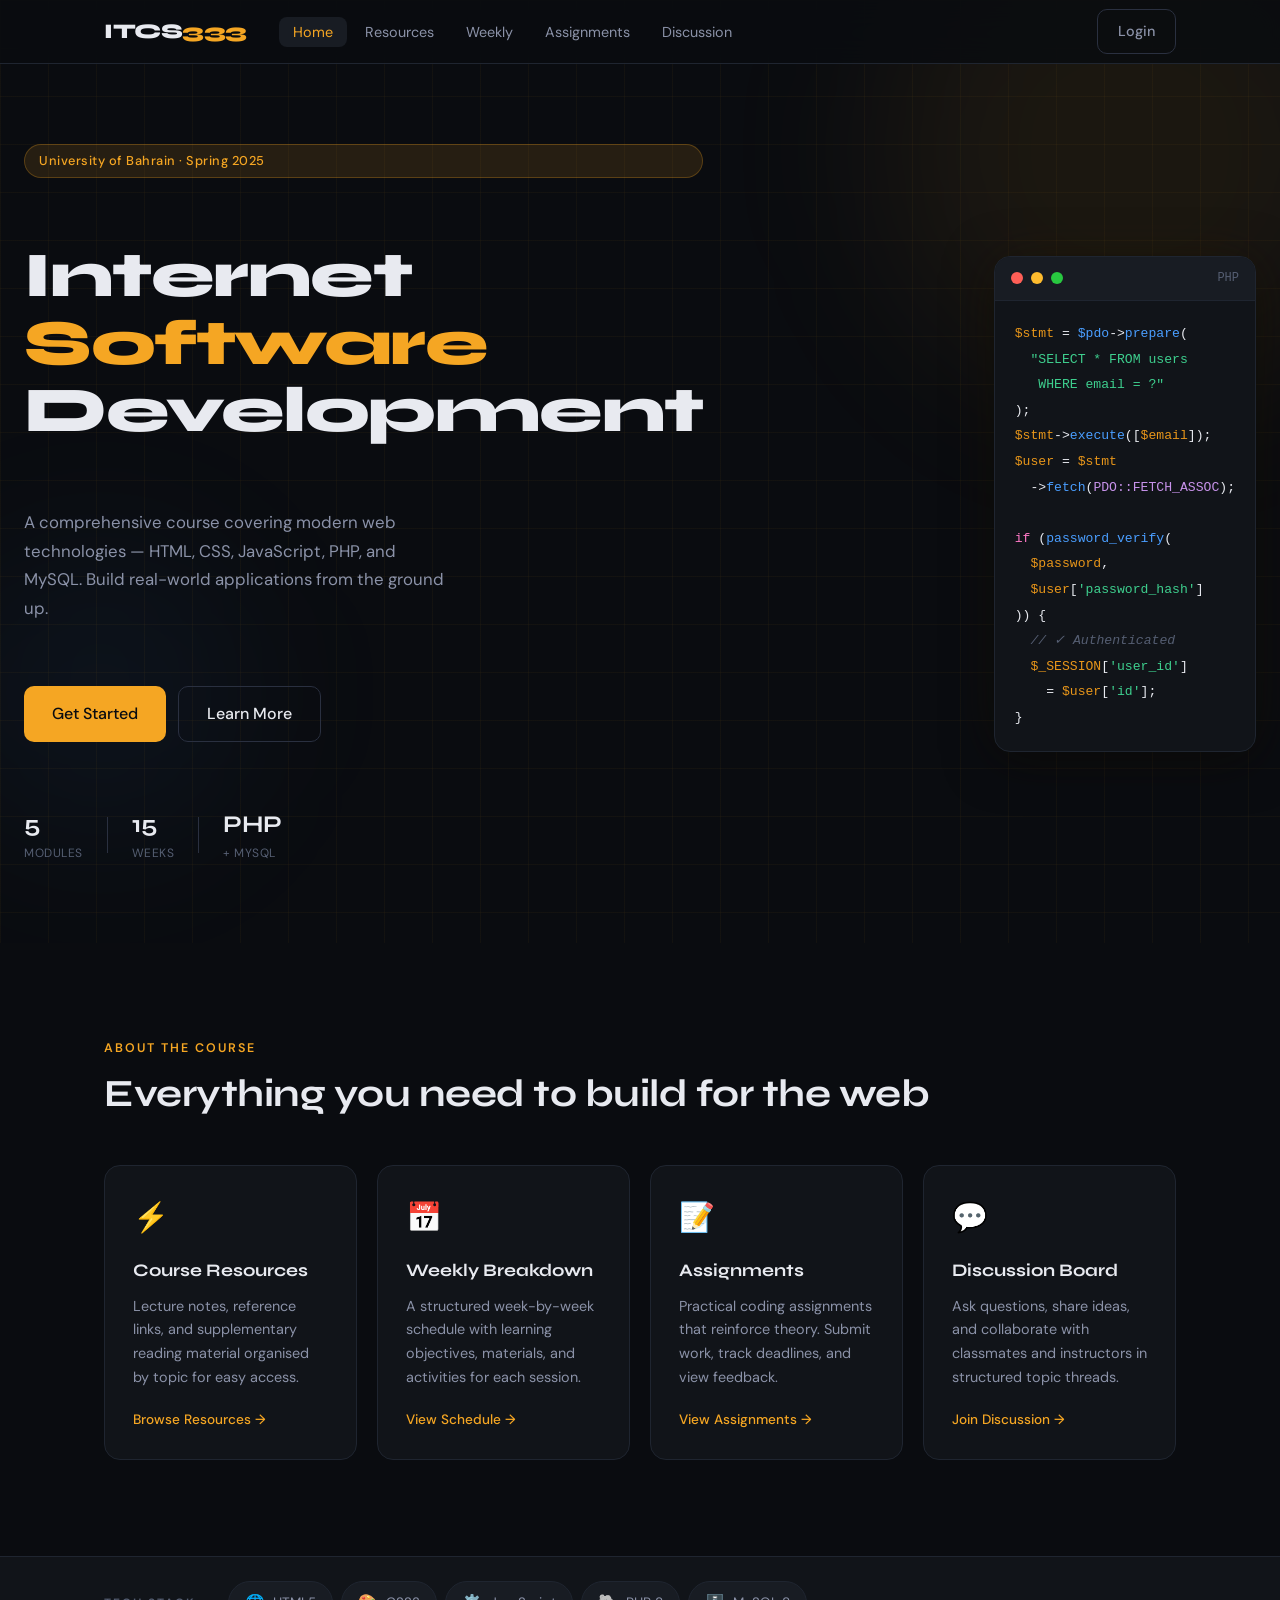
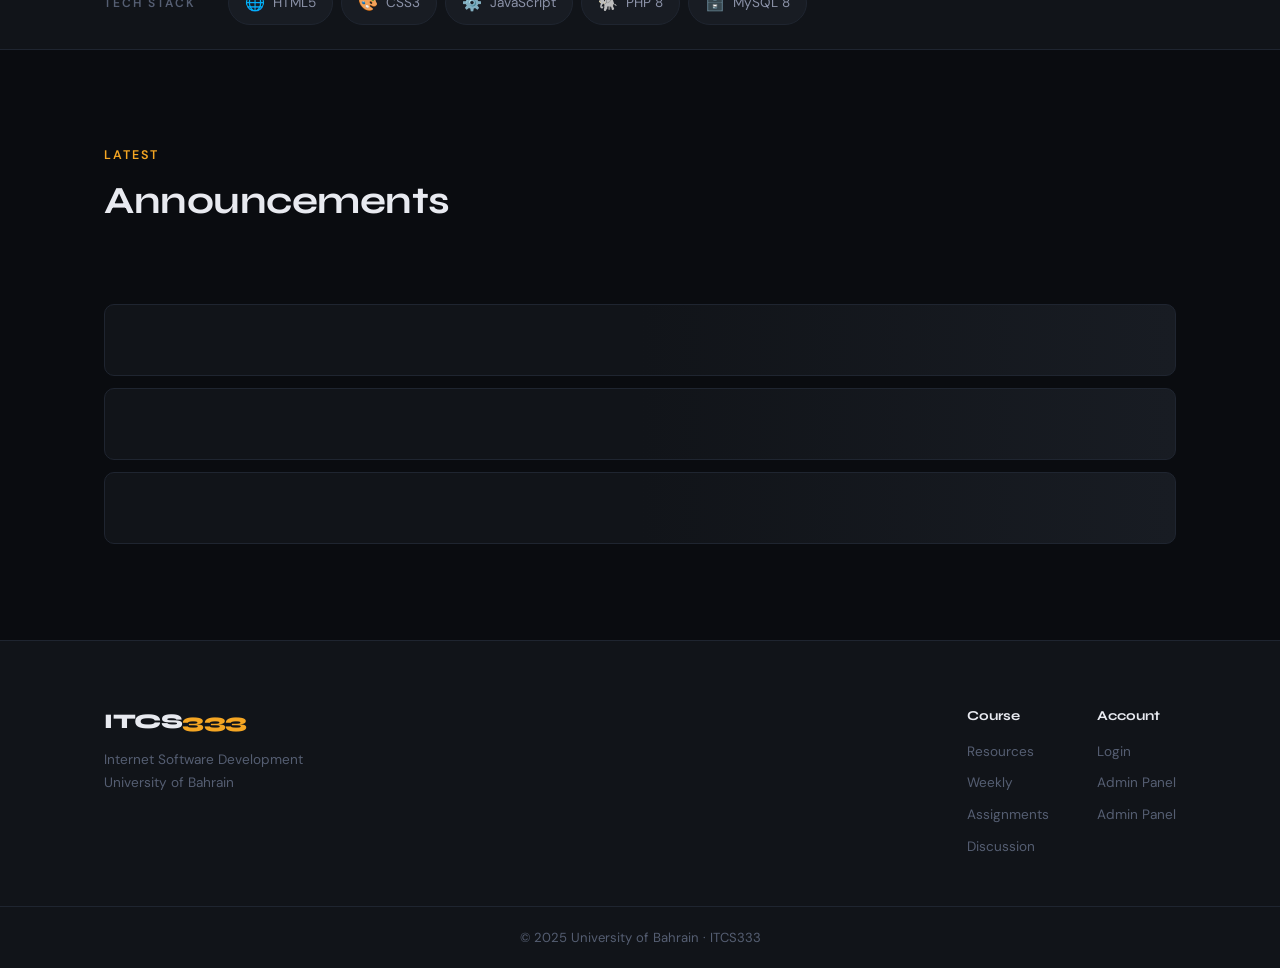
<file: index.html>
<!DOCTYPE html>
<html lang="en">
<head>
  <meta charset="UTF-8" />
  <meta name="viewport" content="width=device-width, initial-scale=1.0" />
  <title>ITCS333 — Internet Software Development</title>
  <link rel="preconnect" href="https://fonts.googleapis.com" />
  <link rel="preconnect" href="https://fonts.gstatic.com" crossorigin />
  <link href="https://fonts.googleapis.com/css2?family=Syne:wght@400;600;700;800&family=DM+Sans:ital,opsz,wght@0,9..40,300;0,9..40,400;0,9..40,500;1,9..40,300&display=swap" rel="stylesheet" />
  <link rel="stylesheet" href="src/common/styles.css" />
</head>
<body>
  <!-- NAV -->
  <nav id="navbar" class="navbar">
    <div class="nav-inner">
      <a href="index.html" class="nav-logo">ITCS<span>333</span></a>
      <ul class="nav-links" id="nav-links">
        <li><a href="index.html" class="active">Home</a></li>
        <li><a href="src/resources/index.html">Resources</a></li>
        <li><a href="src/weekly/index.html">Weekly</a></li>
        <li><a href="src/assignments/index.html">Assignments</a></li>
        <li><a href="src/discussion/index.html">Discussion</a></li>
      </ul>
      <div class="nav-actions" id="nav-actions">
        <a href="src/auth/login.html" class="btn btn-ghost">Login</a>
      </div>
      <button class="nav-hamburger" id="hamburger" aria-label="Toggle menu">
        <span></span><span></span><span></span>
      </button>
    </div>
  </nav>

  <!-- HERO -->
  <header class="hero" id="home">
    <div class="hero-bg">
      <div class="hero-grid"></div>
      <div class="hero-orb orb-1"></div>
      <div class="hero-orb orb-2"></div>
    </div>
    <div class="hero-content">
      <div class="hero-badge" id="hero-badge">University of Bahrain · Spring 2025</div>
      <h1 class="hero-title" id="hero-title">
        Internet<br /><span class="hero-accent">Software</span><br />Development
      </h1>
      <p class="hero-sub" id="hero-sub">
        A comprehensive course covering modern web technologies — HTML, CSS, JavaScript, PHP, and MySQL. Build real-world applications from the ground up.
      </p>
      <div class="hero-cta" id="hero-cta">
        <a href="src/auth/register.html" class="btn btn-primary btn-lg">Get Started</a>
        <a href="#course-info" class="btn btn-outline btn-lg">Learn More</a>
      </div>
      <div class="hero-stats" id="hero-stats">
        <div class="stat"><span class="stat-num">5</span><span class="stat-label">Modules</span></div>
        <div class="stat-divider"></div>
        <div class="stat"><span class="stat-num">15</span><span class="stat-label">Weeks</span></div>
        <div class="stat-divider"></div>
        <div class="stat"><span class="stat-num">PHP</span><span class="stat-label">+ MySQL</span></div>
      </div>
    </div>
    <div class="hero-visual">
      <div class="code-card" id="code-card">
        <div class="code-card-bar">
          <span class="dot dot-red"></span>
          <span class="dot dot-yellow"></span>
          <span class="dot dot-green"></span>
          <span class="code-lang">PHP</span>
        </div>
        <pre class="code-body"><code><span class="c-keyword">$stmt</span> = <span class="c-fn">$pdo</span>-><span class="c-fn">prepare</span>(
  <span class="c-str">"SELECT * FROM users
   WHERE email = ?"</span>
);
<span class="c-keyword">$stmt</span>-><span class="c-fn">execute</span>([<span class="c-keyword">$email</span>]);
<span class="c-keyword">$user</span> = <span class="c-keyword">$stmt</span>
  -><span class="c-fn">fetch</span>(<span class="c-const">PDO::FETCH_ASSOC</span>);

<span class="c-kw2">if</span> (<span class="c-fn">password_verify</span>(
  <span class="c-keyword">$password</span>,
  <span class="c-keyword">$user</span>[<span class="c-str">'password_hash'</span>]
)) {
  <span class="c-comment">// ✓ Authenticated</span>
  <span class="c-keyword">$_SESSION</span>[<span class="c-str">'user_id'</span>]
    = <span class="c-keyword">$user</span>[<span class="c-str">'id'</span>];
}</code></pre>
      </div>
    </div>
  </header>

  <!-- COURSE INFO SECTION -->
  <section class="section course-info" id="course-info">
    <div class="container">
      <div class="section-label">About the Course</div>
      <h2 class="section-title">Everything you need to build for the web</h2>
      <div class="info-grid">
        <div class="info-card" id="info-card-0">
          <div class="info-icon">⚡</div>
          <h3>Course Resources</h3>
          <p>Lecture notes, reference links, and supplementary reading material organised by topic for easy access.</p>
          <a href="src/resources/index.html" class="info-link">Browse Resources →</a>
        </div>
        <div class="info-card" id="info-card-1">
          <div class="info-icon">📅</div>
          <h3>Weekly Breakdown</h3>
          <p>A structured week-by-week schedule with learning objectives, materials, and activities for each session.</p>
          <a href="src/weekly/index.html" class="info-link">View Schedule →</a>
        </div>
        <div class="info-card" id="info-card-2">
          <div class="info-icon">📝</div>
          <h3>Assignments</h3>
          <p>Practical coding assignments that reinforce theory. Submit work, track deadlines, and view feedback.</p>
          <a href="src/assignments/index.html" class="info-link">View Assignments →</a>
        </div>
        <div class="info-card" id="info-card-3">
          <div class="info-icon">💬</div>
          <h3>Discussion Board</h3>
          <p>Ask questions, share ideas, and collaborate with classmates and instructors in structured topic threads.</p>
          <a href="src/discussion/index.html" class="info-link">Join Discussion →</a>
        </div>
      </div>
    </div>
  </section>

  <!-- TECH STACK STRIP -->
  <section class="tech-strip">
    <div class="container">
      <div class="tech-label">Tech Stack</div>
      <div class="tech-items">
        <div class="tech-item"><span class="tech-icon">🌐</span> HTML5</div>
        <div class="tech-item"><span class="tech-icon">🎨</span> CSS3</div>
        <div class="tech-item"><span class="tech-icon">⚙️</span> JavaScript</div>
        <div class="tech-item"><span class="tech-icon">🐘</span> PHP 8</div>
        <div class="tech-item"><span class="tech-icon">🗄️</span> MySQL 8</div>
      </div>
    </div>
  </section>

  <!-- ANNOUNCEMENTS / RECENT ACTIVITY -->
  <section class="section announcements" id="announcements">
    <div class="container">
      <div class="announce-header">
        <div>
          <div class="section-label">Latest</div>
          <h2 class="section-title">Announcements</h2>
        </div>
      </div>
      <div class="announce-list" id="announce-list">
        <!-- Populated by JS -->
        <div class="announce-item skeleton"></div>
        <div class="announce-item skeleton"></div>
        <div class="announce-item skeleton"></div>
      </div>
    </div>
  </section>

  <!-- FOOTER -->
  <footer class="footer" id="footer">
    <div class="container footer-inner">
      <div class="footer-brand">
        <span class="nav-logo">ITCS<span>333</span></span>
        <p>Internet Software Development<br />University of Bahrain</p>
      </div>
      <div class="footer-links">
        <div class="footer-col">
          <h4>Course</h4>
          <a href="src/resources/index.html">Resources</a>
          <a href="src/weekly/index.html">Weekly</a>
          <a href="src/assignments/index.html">Assignments</a>
          <a href="src/discussion/index.html">Discussion</a>
        </div>
        <div class="footer-col">
          <h4>Account</h4>
          <a href="src/auth/login.html">Login</a>
          <a href="src/admin/manage_users.html">Admin Panel</a>
          <a href="src/admin/index.html">Admin Panel</a>
        </div>
      </div>
    </div>
    <div class="footer-bottom">
      <p>© 2025 University of Bahrain · ITCS333</p>
    </div>
  </footer>

</body>
</html>
</file>
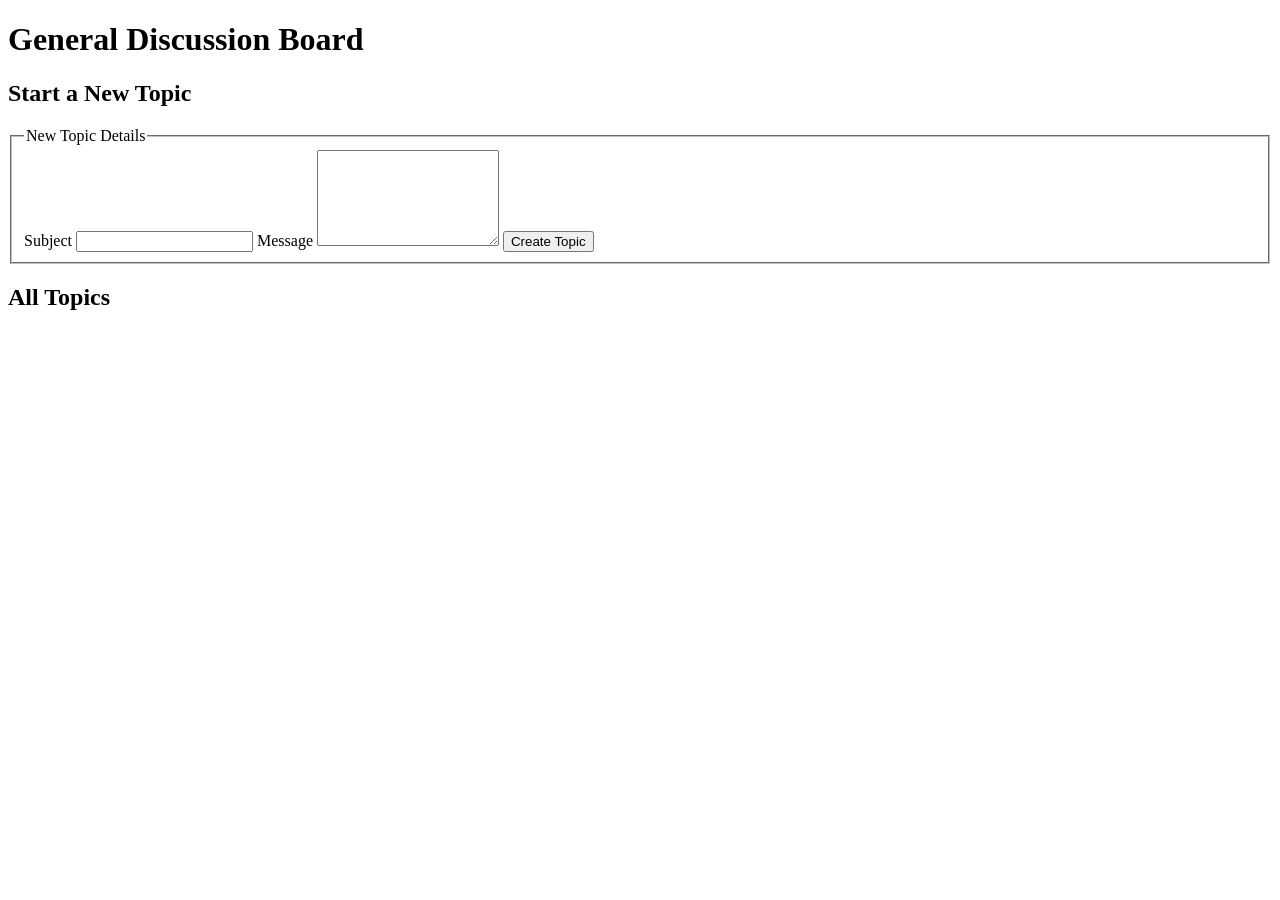
<file: src/discussion/board.html>
<!DOCTYPE html>
<html lang="en">
<head>
    <meta charset="UTF-8">
    <meta name="viewport" content="width=device-width, initial-scale=1.0">
    <title>Discussion Board</title>
    <script src="board.js" defer></script>
</head>
<body>
    <header>
        <h1>General Discussion Board</h1>
    </header>
    <main>
        <section>
            <h2>Start a New Topic</h2>
            <form id="new-topic-form" action="#" method="POST">
                <fieldset>
                    <legend>New Topic Details</legend>
                    <label for="topic-subject">Subject</label>
                    <input type="text" id="topic-subject" required>
                    <label for="topic-message">Message</label>
                    <textarea id="topic-message" required rows="6"></textarea>
                    <button id="create-topic" type="submit">Create Topic</button>
                </fieldset>
            </form>
        </section>
        <section>
            <h2>All Topics</h2>
            <div id="topic-list-container">
            </div>
        </section>
    </main>
</body>
</html>
</file>
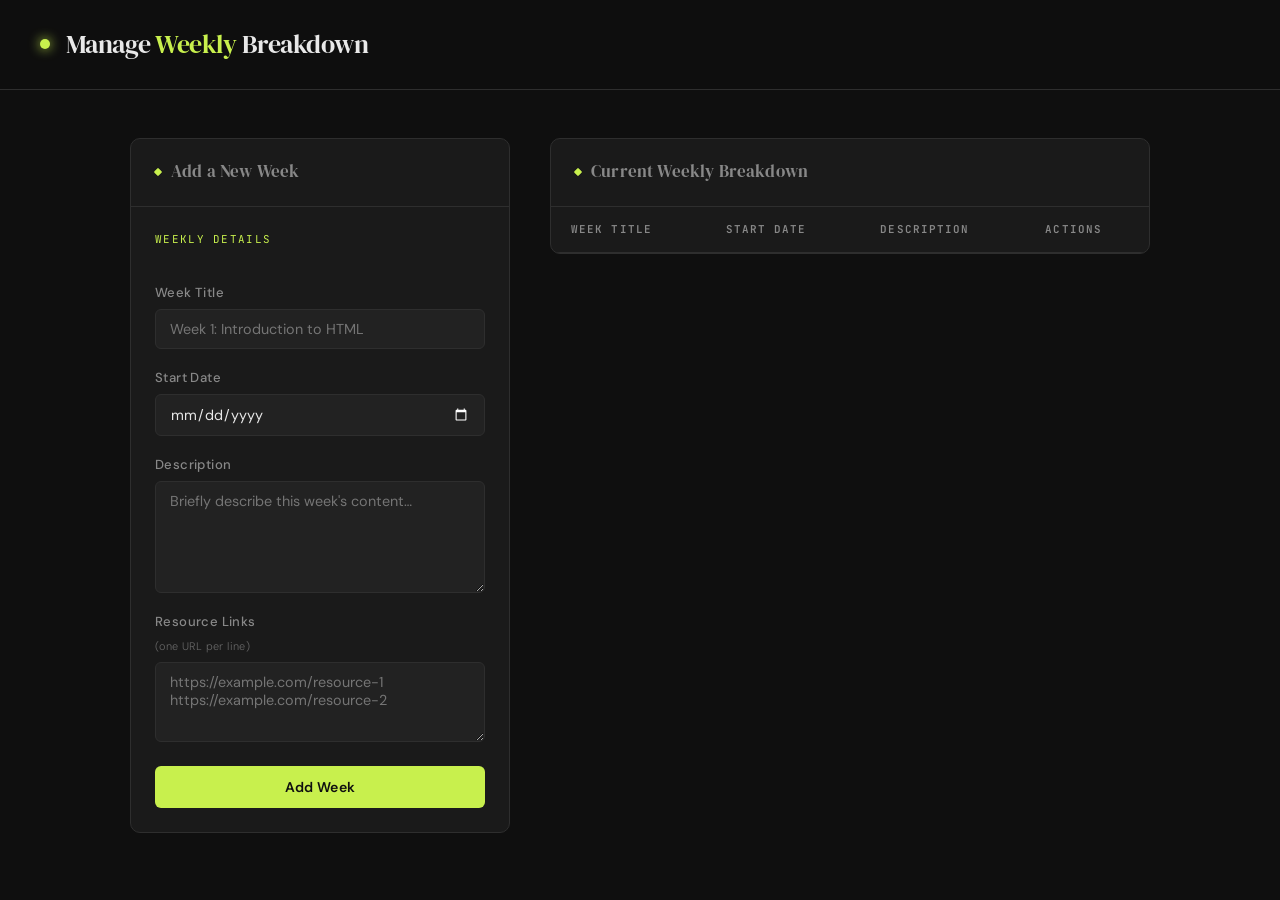
<file: src/weekly/admin.html>
<!DOCTYPE html>
<html lang="en">
<head>
    <meta charset="UTF-8">

    <meta name="viewport" content="width=device-width, initial-scale=1.0">

    <title>Manage Weekly Breakdown</title>

    <link rel="preconnect" href="https://fonts.googleapis.com">
    <link href="https://fonts.googleapis.com/css2?family=DM+Serif+Display&family=DM+Sans:wght@300;400;500;600&family=JetBrains+Mono:wght@400;600&display=swap" rel="stylesheet">

    <style>
        :root {
            --bg: #0f0f0f;
            --surface: #1a1a1a;
            --surface-2: #222222;
            --border: #2e2e2e;
            --accent: #c8f04d;
            --accent-dim: rgba(200, 240, 77, 0.12);
            --text: #e8e8e8;
            --text-muted: #888;
            --danger: #ff5a5a;
            --danger-dim: rgba(255, 90, 90, 0.1);
            --radius: 10px;
            --font-head: 'DM Serif Display', serif;
            --font-body: 'DM Sans', sans-serif;
            --font-mono: 'JetBrains Mono', monospace;
        }

        *, *::before, *::after { box-sizing: border-box; margin: 0; padding: 0; }

        body {
            font-family: var(--font-body);
            background: var(--bg);
            color: var(--text);
            min-height: 100vh;
            line-height: 1.6;
        }

        header {
            border-bottom: 1px solid var(--border);
            padding: 24px 40px;
            display: flex;
            align-items: center;
            gap: 16px;
            position: sticky;
            top: 0;
            background: rgba(15,15,15,0.92);
            backdrop-filter: blur(12px);
            z-index: 100;
        }

        header::before {
            content: '';
            width: 10px; height: 10px;
            background: var(--accent);
            border-radius: 50%;
            flex-shrink: 0;
            box-shadow: 0 0 12px var(--accent);
        }

        header h1 {
            font-family: var(--font-head);
            font-size: 1.6rem;
            font-weight: 400;
            letter-spacing: -0.02em;
            color: var(--text);
        }

        header h1 span {
            color: var(--accent);
        }

        main {
            max-width: 1100px;
            margin: 0 auto;
            padding: 48px 40px;
            display: grid;
            grid-template-columns: 380px 1fr;
            gap: 40px;
            align-items: start;
        }

        @media (max-width: 820px) {
            main { grid-template-columns: 1fr; padding: 32px 20px; }
            header { padding: 18px 20px; }
        }

        section {
            background: var(--surface);
            border: 1px solid var(--border);
            border-radius: var(--radius);
            overflow: hidden;
        }

        section h2 {
            font-family: var(--font-head);
            font-size: 1.05rem;
            font-weight: 400;
            letter-spacing: 0.01em;
            padding: 20px 24px;
            border-bottom: 1px solid var(--border);
            color: var(--text-muted);
            display: flex;
            align-items: center;
            gap: 10px;
        }

        section h2::before {
            content: '';
            display: block;
            width: 6px; height: 6px;
            background: var(--accent);
            border-radius: 1px;
            transform: rotate(45deg);
        }

        #week-form {
            padding: 24px;
        }

        fieldset {
            border: none;
            display: flex;
            flex-direction: column;
            gap: 18px;
        }

        legend {
            font-family: var(--font-mono);
            font-size: 0.68rem;
            color: var(--accent);
            letter-spacing: 0.12em;
            text-transform: uppercase;
            margin-bottom: 4px;
            padding: 0;
            float: left;
            width: 100%;
            margin-bottom: 16px;
        }

        label {
            display: flex;
            flex-direction: column;
            gap: 6px;
            font-size: 0.82rem;
            font-weight: 500;
            color: var(--text-muted);
            letter-spacing: 0.03em;
        }

        input[type="text"],
        input[type="date"],
        textarea {
            background: var(--surface-2);
            border: 1px solid var(--border);
            border-radius: 6px;
            padding: 10px 14px;
            color: var(--text);
            font-family: var(--font-body);
            font-size: 0.9rem;
            width: 100%;
            transition: border-color 0.2s, box-shadow 0.2s;
            outline: none;
            resize: vertical;
        }

        input[type="date"] {
            color-scheme: dark;
        }

        input:focus, textarea:focus {
            border-color: var(--accent);
            box-shadow: 0 0 0 3px var(--accent-dim);
        }

        textarea { min-height: 80px; }

        button[type="submit"] {
            margin-top: 6px;
            padding: 12px 20px;
            background: var(--accent);
            color: #0f0f0f;
            border: none;
            border-radius: 6px;
            font-family: var(--font-body);
            font-weight: 600;
            font-size: 0.88rem;
            cursor: pointer;
            width: 100%;
            letter-spacing: 0.02em;
            transition: opacity 0.15s, transform 0.12s;
        }

        button[type="submit"]:hover { opacity: 0.88; transform: translateY(-1px); }
        button[type="submit"]:active { transform: translateY(0); }

        .table-section { grid-column: 2; }

        @media (max-width: 820px) { .table-section { grid-column: 1; } }

        .table-wrapper {
            overflow-x: auto;
        }

        table {
            width: 100%;
            border-collapse: collapse;
            font-size: 0.88rem;
        }

        thead tr {
            border-bottom: 1px solid var(--border);
        }

        thead th {
            text-align: left;
            padding: 14px 20px;
            font-family: var(--font-mono);
            font-size: 0.68rem;
            font-weight: 600;
            text-transform: uppercase;
            letter-spacing: 0.1em;
            color: var(--text-muted);
            white-space: nowrap;
        }

        tbody tr {
            border-bottom: 1px solid var(--border);
            transition: background 0.15s;
        }

        tbody tr:last-child { border-bottom: none; }
        tbody tr:hover { background: var(--surface-2); }

        tbody td {
            padding: 14px 20px;
            vertical-align: top;
            color: var(--text);
            line-height: 1.5;
        }

        tbody td:nth-child(1) { font-weight: 500; }

        tbody td:nth-child(2) {
            font-family: var(--font-mono);
            font-size: 0.8rem;
            color: var(--accent);
            white-space: nowrap;
        }

        tbody td:nth-child(3) {
            color: var(--text-muted);
            font-size: 0.84rem;
            max-width: 260px;
        }

        /* Action buttons */
        .actions-cell {
            display: flex;
            gap: 8px;
            white-space: nowrap;
        }

        .edit-btn, .delete-btn {
            padding: 5px 14px;
            border: none;
            border-radius: 5px;
            font-family: var(--font-body);
            font-size: 0.78rem;
            font-weight: 600;
            cursor: pointer;
            transition: opacity 0.15s, transform 0.12s;
            letter-spacing: 0.02em;
        }

        .edit-btn {
            background: var(--accent-dim);
            color: var(--accent);
            border: 1px solid rgba(200, 240, 77, 0.25);
        }

        .delete-btn {
            background: var(--danger-dim);
            color: var(--danger);
            border: 1px solid rgba(255, 90, 90, 0.2);
        }

        .edit-btn:hover, .delete-btn:hover { opacity: 0.75; transform: translateY(-1px); }
        .edit-btn:active, .delete-btn:active { transform: translateY(0); }

        /* empty state */
        .empty-row td {
            text-align: center;
            color: var(--text-muted);
            padding: 40px 20px;
            font-style: italic;
            font-size: 0.85rem;
        }
    </style>

    <script src="admin.js" defer></script>
</head>
<body>

    <header>
        <h1>Manage <span>Weekly</span> Breakdown</h1>
    </header>

    <main>

        <section>

            <h2>Add a New Week</h2>

            <form id="week-form" action="#">

                <fieldset>
                    <legend>Weekly Details</legend>

                    <label for="week-title">
                        Week Title
                        <input
                            type="text"
                            id="week-title"
                            name="week-title"
                            placeholder="Week 1: Introduction to HTML"
                            required>
                    </label>

                    <label for="week-start-date">
                        Start Date
                        <input
                            type="date"
                            id="week-start-date"
                            name="week-start-date"
                            required>
                    </label>

                    <label for="week-description">
                        Description
                        <textarea
                            id="week-description"
                            name="week-description"
                            rows="5"
                            placeholder="Briefly describe this week's content…"></textarea>
                    </label>

                    <label for="week-links">
                        Resource Links <small style="font-weight:300;color:#666">(one URL per line)</small>
                        <textarea
                            id="week-links"
                            name="week-links"
                            rows="3"
                            placeholder="https://example.com/resource-1&#10;https://example.com/resource-2"></textarea>
                    </label>

                    <button id="add-week" type="submit">Add Week</button>

                </fieldset>
                <!-- End of <fieldset> -->
            </form>
        </section>

        <section class="table-section">

            <h2>Current Weekly Breakdown</h2>

            <div class="table-wrapper">
                <table id="weeks-table">

                    <thead>
                        <tr>
                            <th>Week Title</th>
                            <th>Start Date</th>
                            <th>Description</th>
                            <th>Actions</th>
                        </tr>
                    </thead>

                    <!-- TODO: Create a <tbody id="weeks-tbody">.
                         The id is required by admin.js so it can inject
                         <tr> rows. admin.js will clear and repopulate this
                         tbody whenever the data changes. -->
                    <tbody id="weeks-tbody">

                    </tbody>

                </table>
            </div>
        </section>

    </main>

</body>
</html>
</file>
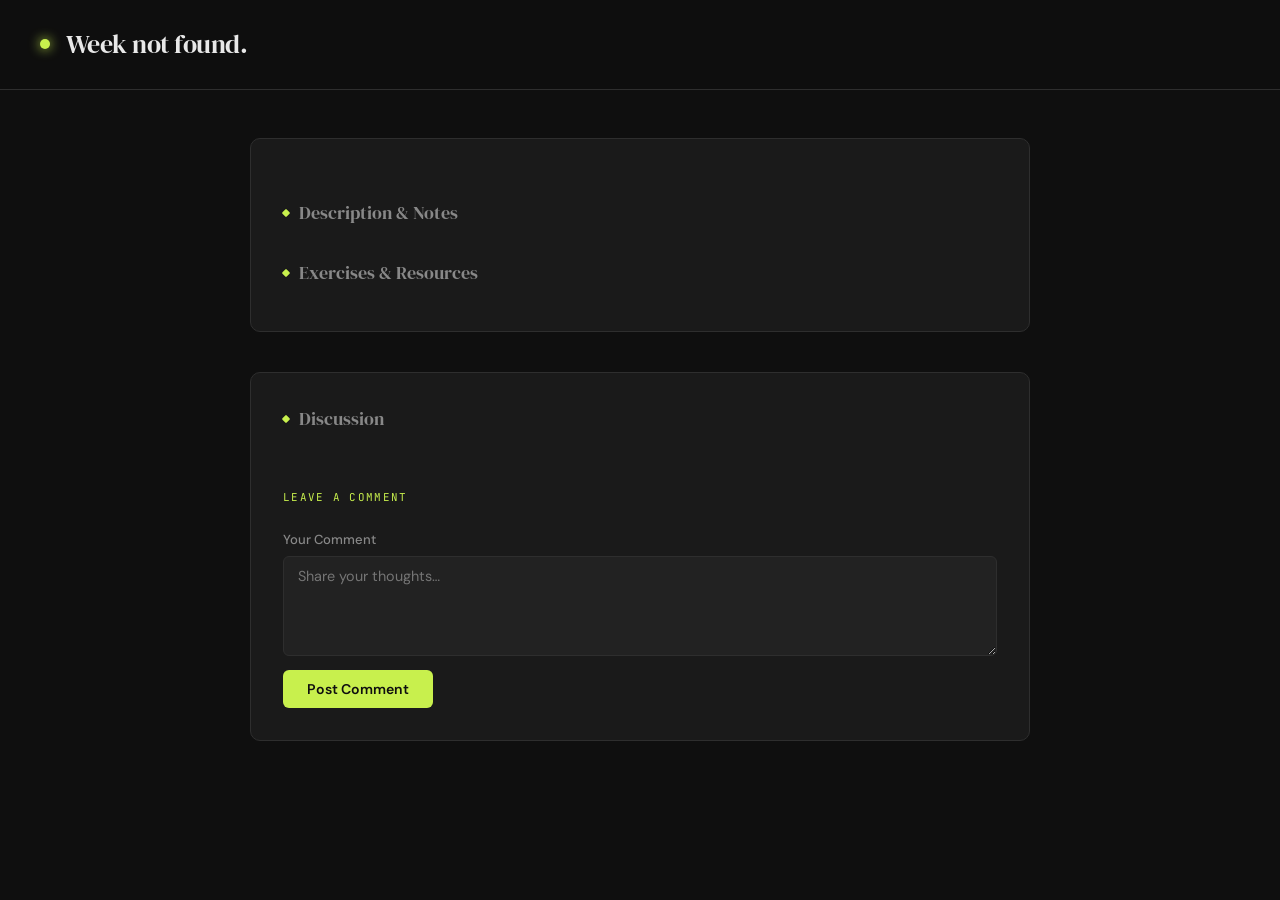
<file: src/weekly/details.html>
<!DOCTYPE html>
<html lang="en">
<head>
    <meta charset="UTF-8">
    <meta name="viewport" content="width=device-width, initial-scale=1.0">

    <title>Week Details</title>

    <link rel="preconnect" href="https://fonts.googleapis.com">
    <link href="https://fonts.googleapis.com/css2?family=DM+Serif+Display&family=DM+Sans:wght@300;400;500;600&family=JetBrains+Mono:wght@400;600&display=swap" rel="stylesheet">

    <style>
        :root {
            --bg: #0f0f0f;
            --surface: #1a1a1a;
            --surface-2: #222222;
            --border: #2e2e2e;
            --accent: #c8f04d;
            --accent-dim: rgba(200, 240, 77, 0.12);
            --text: #e8e8e8;
            --text-muted: #888;
            --radius: 10px;
            --font-head: 'DM Serif Display', serif;
            --font-body: 'DM Sans', sans-serif;
            --font-mono: 'JetBrains Mono', monospace;
        }

        *, *::before, *::after { box-sizing: border-box; margin: 0; padding: 0; }

        body {
            font-family: var(--font-body);
            background: var(--bg);
            color: var(--text);
            min-height: 100vh;
            line-height: 1.6;
        }

        header {
            border-bottom: 1px solid var(--border);
            padding: 24px 40px;
            display: flex;
            align-items: center;
            gap: 16px;
            position: sticky;
            top: 0;
            background: rgba(15,15,15,0.92);
            backdrop-filter: blur(12px);
            z-index: 100;
        }

        header::before {
            content: '';
            width: 10px; height: 10px;
            background: var(--accent);
            border-radius: 50%;
            flex-shrink: 0;
            box-shadow: 0 0 12px var(--accent);
        }

        header h1 {
            font-family: var(--font-head);
            font-size: 1.6rem;
            font-weight: 400;
            letter-spacing: -0.02em;
            color: var(--text);
        }

        main {
            max-width: 860px;
            margin: 0 auto;
            padding: 48px 40px;
            display: flex;
            flex-direction: column;
            gap: 40px;
        }

        @media (max-width: 640px) {
            main { padding: 32px 20px; }
            header { padding: 18px 20px; }
        }

        article,
        #discussion-forum {
            background: var(--surface);
            border: 1px solid var(--border);
            border-radius: var(--radius);
            padding: 32px;
        }

        h2 {
            font-family: var(--font-head);
            font-size: 1.1rem;
            font-weight: 400;
            color: var(--text-muted);
            margin-bottom: 12px;
            display: flex;
            align-items: center;
            gap: 10px;
        }

        h2::before {
            content: '';
            display: block;
            width: 6px; height: 6px;
            background: var(--accent);
            border-radius: 1px;
            transform: rotate(45deg);
            flex-shrink: 0;
        }

        #week-start-date {
            font-family: var(--font-mono);
            font-size: 0.8rem;
            color: var(--accent);
            margin-bottom: 28px;
        }

        #week-description {
            color: var(--text);
            font-size: 0.95rem;
            margin-bottom: 32px;
            line-height: 1.75;
        }

        #week-links-list {
            list-style: none;
            display: flex;
            flex-direction: column;
            gap: 8px;
        }

        #week-links-list li a {
            color: var(--accent);
            text-decoration: none;
            font-size: 0.88rem;
            font-family: var(--font-mono);
            padding: 6px 12px;
            border: 1px solid rgba(200, 240, 77, 0.2);
            border-radius: 5px;
            display: inline-block;
            transition: background 0.15s;
        }

        #week-links-list li a:hover {
            background: var(--accent-dim);
        }

        #discussion-forum h2 {
            margin-bottom: 24px;
        }

        #comment-list {
            display: flex;
            flex-direction: column;
            gap: 16px;
            margin-bottom: 32px;
        }

        #comment-list article {
            padding: 16px 20px;
            background: var(--surface-2);
            border: 1px solid var(--border);
            border-radius: 8px;
        }

        #comment-list article p {
            font-size: 0.92rem;
            color: var(--text);
            margin-bottom: 8px;
            line-height: 1.65;
        }

        #comment-list article footer {
            font-size: 0.75rem;
            color: var(--text-muted);
            font-family: var(--font-mono);
        }

        /* Comment form */
        #comment-form fieldset {
            border: none;
            display: flex;
            flex-direction: column;
            gap: 14px;
        }

        #comment-form legend {
            font-family: var(--font-mono);
            font-size: 0.68rem;
            color: var(--accent);
            letter-spacing: 0.12em;
            text-transform: uppercase;
            margin-bottom: 8px;
            float: left;
            width: 100%;
        }

        #comment-form label {
            display: flex;
            flex-direction: column;
            gap: 6px;
            font-size: 0.82rem;
            font-weight: 500;
            color: var(--text-muted);
        }

        #comment-form textarea {
            background: var(--surface-2);
            border: 1px solid var(--border);
            border-radius: 6px;
            padding: 10px 14px;
            color: var(--text);
            font-family: var(--font-body);
            font-size: 0.9rem;
            resize: vertical;
            min-height: 100px;
            outline: none;
            transition: border-color 0.2s, box-shadow 0.2s;
        }

        #comment-form textarea:focus {
            border-color: var(--accent);
            box-shadow: 0 0 0 3px var(--accent-dim);
        }

        #comment-form button[type="submit"] {
            align-self: flex-start;
            padding: 10px 24px;
            background: var(--accent);
            color: #0f0f0f;
            border: none;
            border-radius: 6px;
            font-family: var(--font-body);
            font-weight: 600;
            font-size: 0.88rem;
            cursor: pointer;
            transition: opacity 0.15s, transform 0.12s;
        }

        #comment-form button[type="submit"]:hover { opacity: 0.88; transform: translateY(-1px); }
        #comment-form button[type="submit"]:active { transform: translateY(0); }
    </style>

    <script src="details.js" defer></script>
</head>
<body>

    <header>
        <h1 id="week-title"></h1>
    </header>

    <main>

        <article>

            <p id="week-start-date"></p>

            <h2>Description &amp; Notes</h2>

            <p id="week-description"></p>

            <h2>Exercises &amp; Resources</h2>

            <ul id="week-links-list"></ul>

        </article>
        <section id="discussion-forum">

            <h2>Discussion</h2>

            <div id="comment-list"></div>

            <form id="comment-form" action="#">

                <fieldset>

                    <legend>Leave a Comment</legend>

                    <label for="new-comment">
                        Your Comment
                        <textarea
                            id="new-comment"
                            name="new-comment"
                            rows="4"
                            placeholder="Share your thoughts…"
                            required></textarea>
                    </label>

                    <button type="submit">Post Comment</button>

                </fieldset>

            </form>

        </section>

    </main>

</body>
</html>
</file>
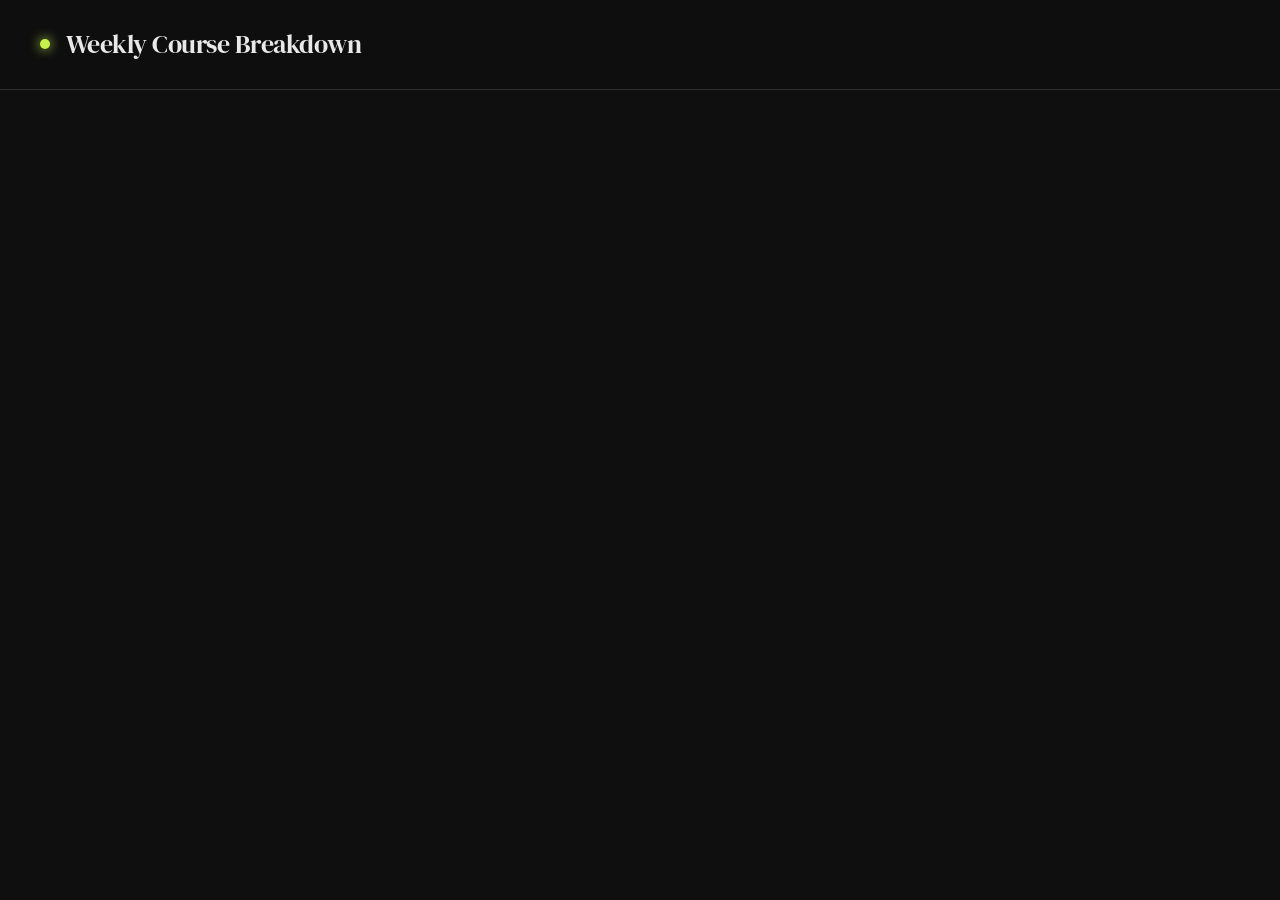
<file: src/weekly/list.html>
<!DOCTYPE html>
<html lang="en">
<head>
    <meta charset="UTF-8">
    <meta name="viewport" content="width=device-width, initial-scale=1.0">


    <title>Weekly Course Breakdown</title>

    <link rel="preconnect" href="https://fonts.googleapis.com">
    <link href="https://fonts.googleapis.com/css2?family=DM+Serif+Display&family=DM+Sans:wght@300;400;500;600&family=JetBrains+Mono:wght@400;600&display=swap" rel="stylesheet">

    <style>
        :root {
            --bg: #0f0f0f;
            --surface: #1a1a1a;
            --surface-2: #222222;
            --border: #2e2e2e;
            --accent: #c8f04d;
            --accent-dim: rgba(200, 240, 77, 0.12);
            --text: #e8e8e8;
            --text-muted: #888;
            --radius: 10px;
            --font-head: 'DM Serif Display', serif;
            --font-body: 'DM Sans', sans-serif;
            --font-mono: 'JetBrains Mono', monospace;
        }

        *, *::before, *::after { box-sizing: border-box; margin: 0; padding: 0; }

        body {
            font-family: var(--font-body);
            background: var(--bg);
            color: var(--text);
            min-height: 100vh;
            line-height: 1.6;
        }

        header {
            border-bottom: 1px solid var(--border);
            padding: 24px 40px;
            display: flex;
            align-items: center;
            gap: 16px;
            position: sticky;
            top: 0;
            background: rgba(15,15,15,0.92);
            backdrop-filter: blur(12px);
            z-index: 100;
        }

        header::before {
            content: '';
            width: 10px; height: 10px;
            background: var(--accent);
            border-radius: 50%;
            flex-shrink: 0;
            box-shadow: 0 0 12px var(--accent);
        }

        header h1 {
            font-family: var(--font-head);
            font-size: 1.6rem;
            font-weight: 400;
            letter-spacing: -0.02em;
            color: var(--text);
        }
        main {
            max-width: 860px;
            margin: 0 auto;
            padding: 48px 40px;
        }

        @media (max-width: 640px) {
            main { padding: 32px 20px; }
            header { padding: 18px 20px; }
        }

        #week-list-section {
            display: flex;
            flex-direction: column;
            gap: 20px;
        }

        #week-list-section article {
            background: var(--surface);
            border: 1px solid var(--border);
            border-radius: var(--radius);
            padding: 28px 32px;
            display: flex;
            flex-direction: column;
            gap: 10px;
            transition: border-color 0.2s;
        }

        #week-list-section article:hover {
            border-color: rgba(200, 240, 77, 0.35);
        }

        #week-list-section article h2 {
            font-family: var(--font-head);
            font-size: 1.15rem;
            font-weight: 400;
            color: var(--text);
            letter-spacing: -0.01em;
        }

        #week-list-section article p:first-of-type {
            font-family: var(--font-mono);
            font-size: 0.78rem;
            color: var(--accent);
        }

        #week-list-section article p:last-of-type {
            font-size: 0.9rem;
            color: var(--text-muted);
            line-height: 1.65;
        }

        #week-list-section article a {
            align-self: flex-start;
            margin-top: 6px;
            padding: 8px 18px;
            background: var(--accent-dim);
            color: var(--accent);
            border: 1px solid rgba(200, 240, 77, 0.25);
            border-radius: 6px;
            text-decoration: none;
            font-size: 0.82rem;
            font-weight: 600;
            letter-spacing: 0.02em;
            transition: background 0.15s, transform 0.12s;
        }

        #week-list-section article a:hover {
            background: rgba(200, 240, 77, 0.2);
            transform: translateY(-1px);
        }
        .empty-state {
            color: var(--text-muted);
            font-style: italic;
            font-size: 0.9rem;
            text-align: center;
            padding: 48px 0;
        }
    </style>
    <script src="list.js" defer></script>
</head>
<body>

    <header>
        <h1>Weekly Course Breakdown</h1>
    </header>

    <main>


        <section id="week-list-section">

        </section>
    </main> 
</body>
</html>
</file>
<file: src/common/styles.css>
/* CSS Styles */
/* ═══════════════════════════════════════════════
   ITCS333 — Global Styles
   Aesthetic: Academic-tech, dark-anchored, amber accent
   ═══════════════════════════════════════════════ */

/* ── Reset & Variables ── */
*, *::before, *::after { box-sizing: border-box; margin: 0; padding: 0; }

:root {
  --bg:         #0a0c10;
  --bg-2:       #111419;
  --bg-3:       #181c23;
  --border:     #1f2530;
  --border-2:   #2a3040;
  --text:       #e8eaf0;
  --text-2:     #8b92a8;
  --text-3:     #555e72;
  --accent:     #f5a623;
  --accent-2:   #e8961a;
  --accent-dim: rgba(245,166,35,0.12);
  --accent-glow:rgba(245,166,35,0.25);
  --blue:       #4a9eff;
  --green:      #3ecf8e;
  --red:        #ff5f5f;
  --radius:     10px;
  --radius-lg:  16px;
  --shadow:     0 4px 24px rgba(0,0,0,0.4);
  --shadow-lg:  0 8px 48px rgba(0,0,0,0.5);
  --font-head:  'Syne', sans-serif;
  --font-body:  'DM Sans', sans-serif;
  --nav-h:      64px;
  --transition: 0.2s ease;
}

html { scroll-behavior: smooth; font-size: 16px; }

body {
  background: var(--bg);
  color: var(--text);
  font-family: var(--font-body);
  font-size: 1rem;
  line-height: 1.6;
  -webkit-font-smoothing: antialiased;
  overflow-x: hidden;
}

a { color: inherit; text-decoration: none; }
img { max-width: 100%; display: block; }
ul { list-style: none; }

/* ── Utility ── */
.container { max-width: 1120px; margin: 0 auto; padding: 0 24px; }

.btn {
  display: inline-flex; align-items: center; justify-content: center;
  gap: 8px; padding: 10px 20px; border-radius: var(--radius);
  font-family: var(--font-body); font-size: 0.9rem; font-weight: 500;
  cursor: pointer; border: none; transition: all var(--transition);
  white-space: nowrap; text-decoration: none;
}
.btn-primary { background: var(--accent); color: #0a0c10; }
.btn-primary:hover { background: var(--accent-2); transform: translateY(-1px); box-shadow: 0 4px 16px var(--accent-glow); }
.btn-ghost { background: transparent; color: var(--text-2); border: 1px solid var(--border-2); }
.btn-ghost:hover { color: var(--text); border-color: var(--text-3); }
.btn-outline { background: transparent; color: var(--text); border: 1px solid var(--border-2); }
.btn-outline:hover { border-color: var(--accent); color: var(--accent); }
.btn-danger { background: var(--red); color: #fff; }
.btn-danger:hover { opacity: 0.85; }
.btn-lg { padding: 14px 28px; font-size: 1rem; }
.btn-full { width: 100%; }
.btn:disabled { opacity: 0.5; cursor: not-allowed; }

/* ── Navbar ── */
.navbar {
  position: fixed; top: 0; left: 0; right: 0; z-index: 100;
  height: var(--nav-h);
  background: rgba(10,12,16,0.85);
  border-bottom: 1px solid var(--border);
  backdrop-filter: blur(16px);
  -webkit-backdrop-filter: blur(16px);
  transition: background var(--transition);
}
.nav-inner {
  max-width: 1120px; margin: 0 auto; padding: 0 24px;
  height: 100%; display: flex; align-items: center; gap: 32px;
}
.nav-logo {
  font-family: var(--font-head); font-size: 1.3rem; font-weight: 800;
  color: var(--text); letter-spacing: -0.5px;
}
.nav-logo span { color: var(--accent); }
.nav-links { display: flex; gap: 4px; flex: 1; }
.nav-links a {
  padding: 6px 14px; border-radius: 8px; font-size: 0.9rem;
  color: var(--text-2); transition: all var(--transition);
}
.nav-links a:hover, .nav-links a.active { color: var(--text); background: var(--bg-3); }
.nav-links a.active { color: var(--accent); }
.nav-actions { display: flex; gap: 10px; margin-left: auto; }
.nav-hamburger { display: none; flex-direction: column; gap: 5px; background: none; border: none; cursor: pointer; padding: 4px; }
.nav-hamburger span { display: block; width: 22px; height: 2px; background: var(--text-2); border-radius: 2px; transition: all var(--transition); }

/* ── Hero ── */
.hero {
  min-height: 100vh; display: flex; align-items: center;
  padding: var(--nav-h) 24px 0;
  position: relative; overflow: hidden;
}
.hero-bg { position: absolute; inset: 0; z-index: 0; }
.hero-grid {
  position: absolute; inset: 0;
  background-image:
    linear-gradient(rgba(245,166,35,0.04) 1px, transparent 1px),
    linear-gradient(90deg, rgba(245,166,35,0.04) 1px, transparent 1px);
  background-size: 48px 48px;
}
.hero-orb {
  position: absolute; border-radius: 50%; filter: blur(80px); pointer-events: none;
}
.orb-1 { width: 500px; height: 500px; background: rgba(245,166,35,0.07); top: -100px; right: -100px; animation: float 8s ease-in-out infinite; }
.orb-2 { width: 300px; height: 300px; background: rgba(74,158,255,0.05); bottom: 100px; left: -50px; animation: float 10s ease-in-out infinite reverse; }
@keyframes float { 0%,100% { transform: translateY(0); } 50% { transform: translateY(-30px); } }

.hero { max-width: 100%; }
.hero-content {
  position: relative; z-index: 1;
  max-width: 1120px; margin: 0 auto; padding: 80px 0;
  display: grid; grid-template-columns: 1fr 1fr; gap: 64px; align-items: center;
  width: 100%;
}
/* hero content is left col */
.hero-content > *:not(.hero-visual) { grid-column: 1; }
.hero-visual { grid-column: 2; grid-row: 1 / 6; }

.hero-badge {
  display: inline-flex; align-items: center; gap: 8px;
  background: var(--accent-dim); border: 1px solid rgba(245,166,35,0.25);
  color: var(--accent); padding: 6px 14px; border-radius: 100px;
  font-size: 0.8rem; font-weight: 500; letter-spacing: 0.5px;
  opacity: 0; animation: fadeUp 0.6s ease 0.1s forwards;
}
.hero-title {
  font-family: var(--font-head); font-size: clamp(2.8rem, 5vw, 4.2rem);
  font-weight: 800; line-height: 1.05; letter-spacing: -1.5px;
  opacity: 0; animation: fadeUp 0.6s ease 0.25s forwards;
}
.hero-accent { color: var(--accent); }
.hero-sub {
  font-size: 1.05rem; color: var(--text-2); max-width: 420px; line-height: 1.7;
  opacity: 0; animation: fadeUp 0.6s ease 0.35s forwards;
}
.hero-cta {
  display: flex; gap: 12px; flex-wrap: wrap;
  opacity: 0; animation: fadeUp 0.6s ease 0.45s forwards;
}
.hero-stats {
  display: flex; align-items: center; gap: 24px;
  opacity: 0; animation: fadeUp 0.6s ease 0.55s forwards;
}
.stat { display: flex; flex-direction: column; }
.stat-num { font-family: var(--font-head); font-size: 1.5rem; font-weight: 700; color: var(--text); }
.stat-label { font-size: 0.75rem; color: var(--text-3); text-transform: uppercase; letter-spacing: 0.5px; }
.stat-divider { width: 1px; height: 36px; background: var(--border-2); }

/* Code card */
.hero-visual {
  display: flex; justify-content: center; align-items: center;
  opacity: 0; animation: fadeIn 0.8s ease 0.5s forwards;
}
.code-card {
  background: var(--bg-2); border: 1px solid var(--border);
  border-radius: var(--radius-lg); overflow: hidden;
  box-shadow: var(--shadow-lg), 0 0 60px rgba(245,166,35,0.06);
  width: 100%; max-width: 400px;
}
.code-card-bar {
  display: flex; align-items: center; gap: 8px;
  padding: 12px 16px; background: var(--bg-3); border-bottom: 1px solid var(--border);
}
.dot { width: 12px; height: 12px; border-radius: 50%; }
.dot-red { background: #ff5f57; }
.dot-yellow { background: #febc2e; }
.dot-green { background: #28c840; }
.code-lang { margin-left: auto; font-size: 0.75rem; color: var(--text-3); font-family: monospace; }
.code-body { padding: 20px; overflow: auto; }
.code-body code { font-family: 'Courier New', monospace; font-size: 0.82rem; line-height: 1.7; }
.c-keyword { color: #e8961a; }
.c-fn      { color: #4a9eff; }
.c-str     { color: #3ecf8e; }
.c-const   { color: #c792ea; }
.c-kw2     { color: #ff79c6; }
.c-comment { color: #555e72; font-style: italic; }

@keyframes fadeUp { from { opacity:0; transform:translateY(20px); } to { opacity:1; transform:translateY(0); } }
@keyframes fadeIn { from { opacity:0; } to { opacity:1; } }

/* ── Sections ── */
.section { padding: 96px 0; }
.section-label {
  font-size: 0.78rem; font-weight: 600; letter-spacing: 2px;
  text-transform: uppercase; color: var(--accent); margin-bottom: 12px;
}
.section-title {
  font-family: var(--font-head); font-size: clamp(1.8rem, 3vw, 2.6rem);
  font-weight: 700; letter-spacing: -0.5px; line-height: 1.2; margin-bottom: 48px;
}

/* ── Course Info Cards ── */
.course-info { background: var(--bg); }
.info-grid { display: grid; grid-template-columns: repeat(auto-fit, minmax(240px, 1fr)); gap: 20px; }
.info-card {
  background: var(--bg-2); border: 1px solid var(--border);
  border-radius: var(--radius-lg); padding: 28px;
  transition: all var(--transition); cursor: default;
}
.info-card:hover {
  border-color: var(--accent); background: var(--bg-3);
  transform: translateY(-2px); box-shadow: 0 8px 32px rgba(245,166,35,0.08);
}
.info-icon { font-size: 1.8rem; margin-bottom: 16px; }
.info-card h3 {
  font-family: var(--font-head); font-size: 1.1rem; font-weight: 700;
  margin-bottom: 10px; color: var(--text);
}
.info-card p { font-size: 0.9rem; color: var(--text-2); line-height: 1.65; margin-bottom: 16px; }
.info-link { font-size: 0.85rem; color: var(--accent); font-weight: 500; transition: gap var(--transition); }
.info-link:hover { text-decoration: underline; }

/* ── Tech Strip ── */
.tech-strip { background: var(--bg-2); border-top: 1px solid var(--border); border-bottom: 1px solid var(--border); padding: 24px 0; }
.tech-strip .container { display: flex; align-items: center; gap: 32px; flex-wrap: wrap; }
.tech-label { font-size: 0.75rem; text-transform: uppercase; letter-spacing: 2px; color: var(--text-3); font-weight: 600; }
.tech-items { display: flex; gap: 8px; flex-wrap: wrap; }
.tech-item { display: flex; align-items: center; gap: 8px; padding: 8px 16px; background: var(--bg-3); border: 1px solid var(--border); border-radius: 100px; font-size: 0.85rem; color: var(--text-2); }
.tech-icon { font-size: 1rem; }

/* ── Announcements ── */
.announcements { background: var(--bg); }
.announce-header { display: flex; align-items: flex-end; justify-content: space-between; margin-bottom: 32px; }
.announce-list { display: flex; flex-direction: column; gap: 12px; }
.announce-item {
  background: var(--bg-2); border: 1px solid var(--border);
  border-radius: var(--radius); padding: 20px 24px;
  display: flex; align-items: flex-start; gap: 16px;
  transition: border-color var(--transition);
}
.announce-item:hover { border-color: var(--border-2); }
.announce-dot { width: 8px; height: 8px; border-radius: 50%; background: var(--accent); margin-top: 6px; flex-shrink: 0; }
.announce-body { flex: 1; }
.announce-title { font-weight: 500; color: var(--text); margin-bottom: 4px; }
.announce-meta { font-size: 0.82rem; color: var(--text-3); }
.skeleton {
  height: 72px; border-radius: var(--radius);
  background: linear-gradient(90deg, var(--bg-2) 25%, var(--bg-3) 50%, var(--bg-2) 75%);
  background-size: 200% 100%;
  animation: shimmer 1.4s infinite;
}
@keyframes shimmer { 0% { background-position:200% 0; } 100% { background-position:-200% 0; } }

/* ── Footer ── */
.footer { background: var(--bg-2); border-top: 1px solid var(--border); padding: 64px 0 0; }
.footer-inner { display: flex; gap: 64px; flex-wrap: wrap; padding-bottom: 48px; }
.footer-brand p { font-size: 0.85rem; color: var(--text-3); margin-top: 10px; line-height: 1.7; }
.footer-links { display: flex; gap: 48px; margin-left: auto; }
.footer-col { display: flex; flex-direction: column; gap: 10px; }
.footer-col h4 { font-family: var(--font-head); font-size: 0.85rem; font-weight: 700; color: var(--text); margin-bottom: 4px; }
.footer-col a { font-size: 0.85rem; color: var(--text-3); transition: color var(--transition); }
.footer-col a:hover { color: var(--accent); }
.footer-bottom { border-top: 1px solid var(--border); padding: 20px 24px; text-align: center; font-size: 0.82rem; color: var(--text-3); }

/* ═══════════════════════════════════════════════
   AUTH PAGES (login.html / register.html)
   ═══════════════════════════════════════════════ */
.auth-page {
  min-height: 100vh; display: flex; align-items: center; justify-content: center;
  padding: 24px; background: var(--bg);
  position: relative; overflow: hidden;
}
.auth-page::before {
  content: ''; position: absolute; inset: 0;
  background-image:
    linear-gradient(rgba(245,166,35,0.03) 1px, transparent 1px),
    linear-gradient(90deg, rgba(245,166,35,0.03) 1px, transparent 1px);
  background-size: 48px 48px;
}
.auth-card {
  background: var(--bg-2); border: 1px solid var(--border);
  border-radius: var(--radius-lg); padding: 40px;
  width: 100%; max-width: 440px; position: relative; z-index: 1;
  box-shadow: var(--shadow-lg);
  animation: fadeUp 0.5s ease forwards;
}
.auth-logo { text-align: center; margin-bottom: 32px; }
.auth-logo .nav-logo { font-size: 1.6rem; }
.auth-logo p { font-size: 0.85rem; color: var(--text-3); margin-top: 6px; }
.auth-title {
  font-family: var(--font-head); font-size: 1.5rem; font-weight: 700;
  text-align: center; margin-bottom: 8px;
}
.auth-sub { text-align: center; font-size: 0.88rem; color: var(--text-2); margin-bottom: 32px; }

/* Forms */
.form-group { display: flex; flex-direction: column; gap: 6px; margin-bottom: 18px; }
.form-label { font-size: 0.85rem; font-weight: 500; color: var(--text-2); }
.form-input {
  background: var(--bg-3); border: 1px solid var(--border-2);
  border-radius: var(--radius); padding: 11px 14px;
  color: var(--text); font-family: var(--font-body); font-size: 0.95rem;
  transition: border-color var(--transition), box-shadow var(--transition);
  width: 100%;
}
.form-input:focus { outline: none; border-color: var(--accent); box-shadow: 0 0 0 3px var(--accent-dim); }
.form-input::placeholder { color: var(--text-3); }
.form-input.error { border-color: var(--red); }
.form-error { font-size: 0.8rem; color: var(--red); min-height: 16px; }
.form-hint { font-size: 0.8rem; color: var(--text-3); }

.auth-footer { text-align: center; margin-top: 24px; font-size: 0.88rem; color: var(--text-3); }
.auth-footer a { color: var(--accent); font-weight: 500; }
.auth-footer a:hover { text-decoration: underline; }

.alert {
  padding: 12px 16px; border-radius: var(--radius); font-size: 0.88rem;
  margin-bottom: 20px; display: none;
}
.alert.show { display: block; }
.alert-error { background: rgba(255,95,95,0.1); border: 1px solid rgba(255,95,95,0.25); color: #ff8080; }
.alert-success { background: rgba(62,207,142,0.1); border: 1px solid rgba(62,207,142,0.25); color: var(--green); }

/* Password strength */
.pw-strength { display: flex; gap: 4px; margin-top: 6px; }
.pw-bar { height: 3px; flex: 1; border-radius: 2px; background: var(--border-2); transition: background 0.3s; }
.pw-bar.weak   { background: var(--red); }
.pw-bar.fair   { background: var(--accent); }
.pw-bar.strong { background: var(--green); }
.pw-label { font-size: 0.75rem; color: var(--text-3); margin-top: 4px; }

/* ═══════════════════════════════════════════════
   ADMIN PANEL (src/admin/)
   ═══════════════════════════════════════════════ */
.admin-layout { display: flex; min-height: 100vh; padding-top: var(--nav-h); }
.admin-sidebar {
  width: 240px; background: var(--bg-2); border-right: 1px solid var(--border);
  padding: 24px 16px; position: fixed; top: var(--nav-h); bottom: 0;
  overflow-y: auto; z-index: 50;
}
.sidebar-title { font-size: 0.72rem; text-transform: uppercase; letter-spacing: 2px; color: var(--text-3); font-weight: 600; padding: 0 8px; margin-bottom: 12px; }
.sidebar-nav { display: flex; flex-direction: column; gap: 2px; }
.sidebar-link {
  display: flex; align-items: center; gap: 10px; padding: 10px 12px;
  border-radius: 8px; font-size: 0.9rem; color: var(--text-2);
  transition: all var(--transition);
}
.sidebar-link:hover { background: var(--bg-3); color: var(--text); }
.sidebar-link.active { background: var(--accent-dim); color: var(--accent); }
.sidebar-icon { width: 18px; text-align: center; }
.admin-main { flex: 1; margin-left: 240px; padding: 32px; }
.admin-header { margin-bottom: 32px; }
.admin-header h1 { font-family: var(--font-head); font-size: 1.8rem; font-weight: 700; }
.admin-header p { color: var(--text-2); font-size: 0.9rem; margin-top: 4px; }

/* Stats cards */
.stats-grid { display: grid; grid-template-columns: repeat(auto-fit, minmax(180px, 1fr)); gap: 16px; margin-bottom: 32px; }
.stat-card {
  background: var(--bg-2); border: 1px solid var(--border);
  border-radius: var(--radius); padding: 20px;
}
.stat-card-label { font-size: 0.8rem; color: var(--text-3); text-transform: uppercase; letter-spacing: 0.5px; margin-bottom: 8px; }
.stat-card-num { font-family: var(--font-head); font-size: 2rem; font-weight: 700; color: var(--text); }
.stat-card-sub { font-size: 0.78rem; color: var(--text-3); margin-top: 4px; }

/* Tables */
.table-card { background: var(--bg-2); border: 1px solid var(--border); border-radius: var(--radius-lg); overflow: hidden; }
.table-card-header { display: flex; align-items: center; justify-content: space-between; padding: 20px 24px; border-bottom: 1px solid var(--border); }
.table-card-header h2 { font-family: var(--font-head); font-size: 1.1rem; font-weight: 700; }
.data-table { width: 100%; border-collapse: collapse; }
.data-table th {
  text-align: left; padding: 12px 24px; font-size: 0.78rem;
  text-transform: uppercase; letter-spacing: 0.5px;
  color: var(--text-3); background: var(--bg-3);
  border-bottom: 1px solid var(--border); font-weight: 600;
}
.data-table td { padding: 14px 24px; font-size: 0.9rem; border-bottom: 1px solid var(--border); vertical-align: middle; }
.data-table tr:last-child td { border-bottom: none; }
.data-table tr:hover td { background: rgba(255,255,255,0.01); }
.data-table .actions { display: flex; gap: 8px; }

/* Badges */
.badge {
  display: inline-flex; align-items: center; padding: 3px 10px;
  border-radius: 100px; font-size: 0.75rem; font-weight: 600;
}
.badge-admin  { background: rgba(245,166,35,0.15); color: var(--accent); }
.badge-student{ background: rgba(74,158,255,0.15); color: var(--blue); }
.badge-active { background: rgba(62,207,142,0.15); color: var(--green); }

/* Search bar */
.search-bar {
  display: flex; align-items: center; gap: 10px;
  background: var(--bg-3); border: 1px solid var(--border-2);
  border-radius: var(--radius); padding: 8px 14px;
}
.search-bar input {
  background: none; border: none; color: var(--text);
  font-family: var(--font-body); font-size: 0.9rem; outline: none; width: 200px;
}
.search-bar input::placeholder { color: var(--text-3); }

/* Modal */
.modal-overlay {
  position: fixed; inset: 0; background: rgba(0,0,0,0.6);
  z-index: 200; display: flex; align-items: center; justify-content: center;
  padding: 24px; opacity: 0; pointer-events: none; transition: opacity 0.2s;
}
.modal-overlay.open { opacity: 1; pointer-events: auto; }
.modal {
  background: var(--bg-2); border: 1px solid var(--border);
  border-radius: var(--radius-lg); padding: 32px; width: 100%; max-width: 480px;
  transform: translateY(16px); transition: transform 0.2s;
}
.modal-overlay.open .modal { transform: translateY(0); }
.modal-title { font-family: var(--font-head); font-size: 1.2rem; font-weight: 700; margin-bottom: 20px; }
.modal-actions { display: flex; gap: 10px; margin-top: 24px; justify-content: flex-end; }

/* Pagination */
.pagination { display: flex; align-items: center; gap: 4px; padding: 20px 24px; justify-content: center; border-top: 1px solid var(--border); }
.page-btn {
  width: 36px; height: 36px; border-radius: 8px; border: 1px solid var(--border);
  background: none; color: var(--text-2); font-size: 0.88rem; cursor: pointer;
  transition: all var(--transition); display: flex; align-items: center; justify-content: center;
}
.page-btn:hover { border-color: var(--accent); color: var(--accent); }
.page-btn.active { background: var(--accent); border-color: var(--accent); color: #0a0c10; font-weight: 600; }

/* ── Responsive ── */
@media (max-width: 900px) {
  .hero-content { grid-template-columns: 1fr; gap: 48px; }
  .hero-visual { grid-column: 1; grid-row: auto; }
  .hero-title { font-size: 2.6rem; }
  .admin-sidebar { transform: translateX(-100%); transition: transform 0.2s; }
  .admin-sidebar.open { transform: translateX(0); }
  .admin-main { margin-left: 0; }
}

@media (max-width: 640px) {
  .nav-links, .nav-actions { display: none; }
  .nav-hamburger { display: flex; }
  .nav-links.open {
    display: flex; flex-direction: column;
    position: absolute; top: var(--nav-h); left: 0; right: 0;
    background: var(--bg-2); border-bottom: 1px solid var(--border);
    padding: 16px;
  }
  .hero-title { font-size: 2rem; }
  .hero-cta { flex-direction: column; }
  .auth-card { padding: 28px 20px; }
  .footer-inner { flex-direction: column; gap: 32px; }
  .footer-links { margin-left: 0; }
}

/* ── Notification toast ── */
.toast {
  position: fixed; bottom: 24px; right: 24px; z-index: 300;
  background: var(--bg-2); border: 1px solid var(--border);
  border-radius: var(--radius); padding: 14px 20px;
  font-size: 0.9rem; box-shadow: var(--shadow);
  transform: translateY(20px); opacity: 0;
  transition: all 0.3s; pointer-events: none;
}
.toast.show { transform: translateY(0); opacity: 1; pointer-events: auto; }
.toast.success { border-left: 3px solid var(--green); }
.toast.error   { border-left: 3px solid var(--red); }

/* ── Loading spinner ── */
.spinner {
  width: 20px; height: 20px; border: 2px solid var(--border-2);
  border-top-color: var(--accent); border-radius: 50%;
  animation: spin 0.6s linear infinite; display: inline-block;
}
@keyframes spin { to { transform: rotate(360deg); } }

/* ── Empty state ── */
.empty-state { text-align: center; padding: 64px 24px; color: var(--text-3); }
.empty-state-icon { font-size: 3rem; margin-bottom: 16px; }
.empty-state h3 { font-family: var(--font-head); font-size: 1.1rem; font-weight: 600; color: var(--text-2); margin-bottom: 8px; }
.empty-state p { font-size: 0.88rem; }
</file>
